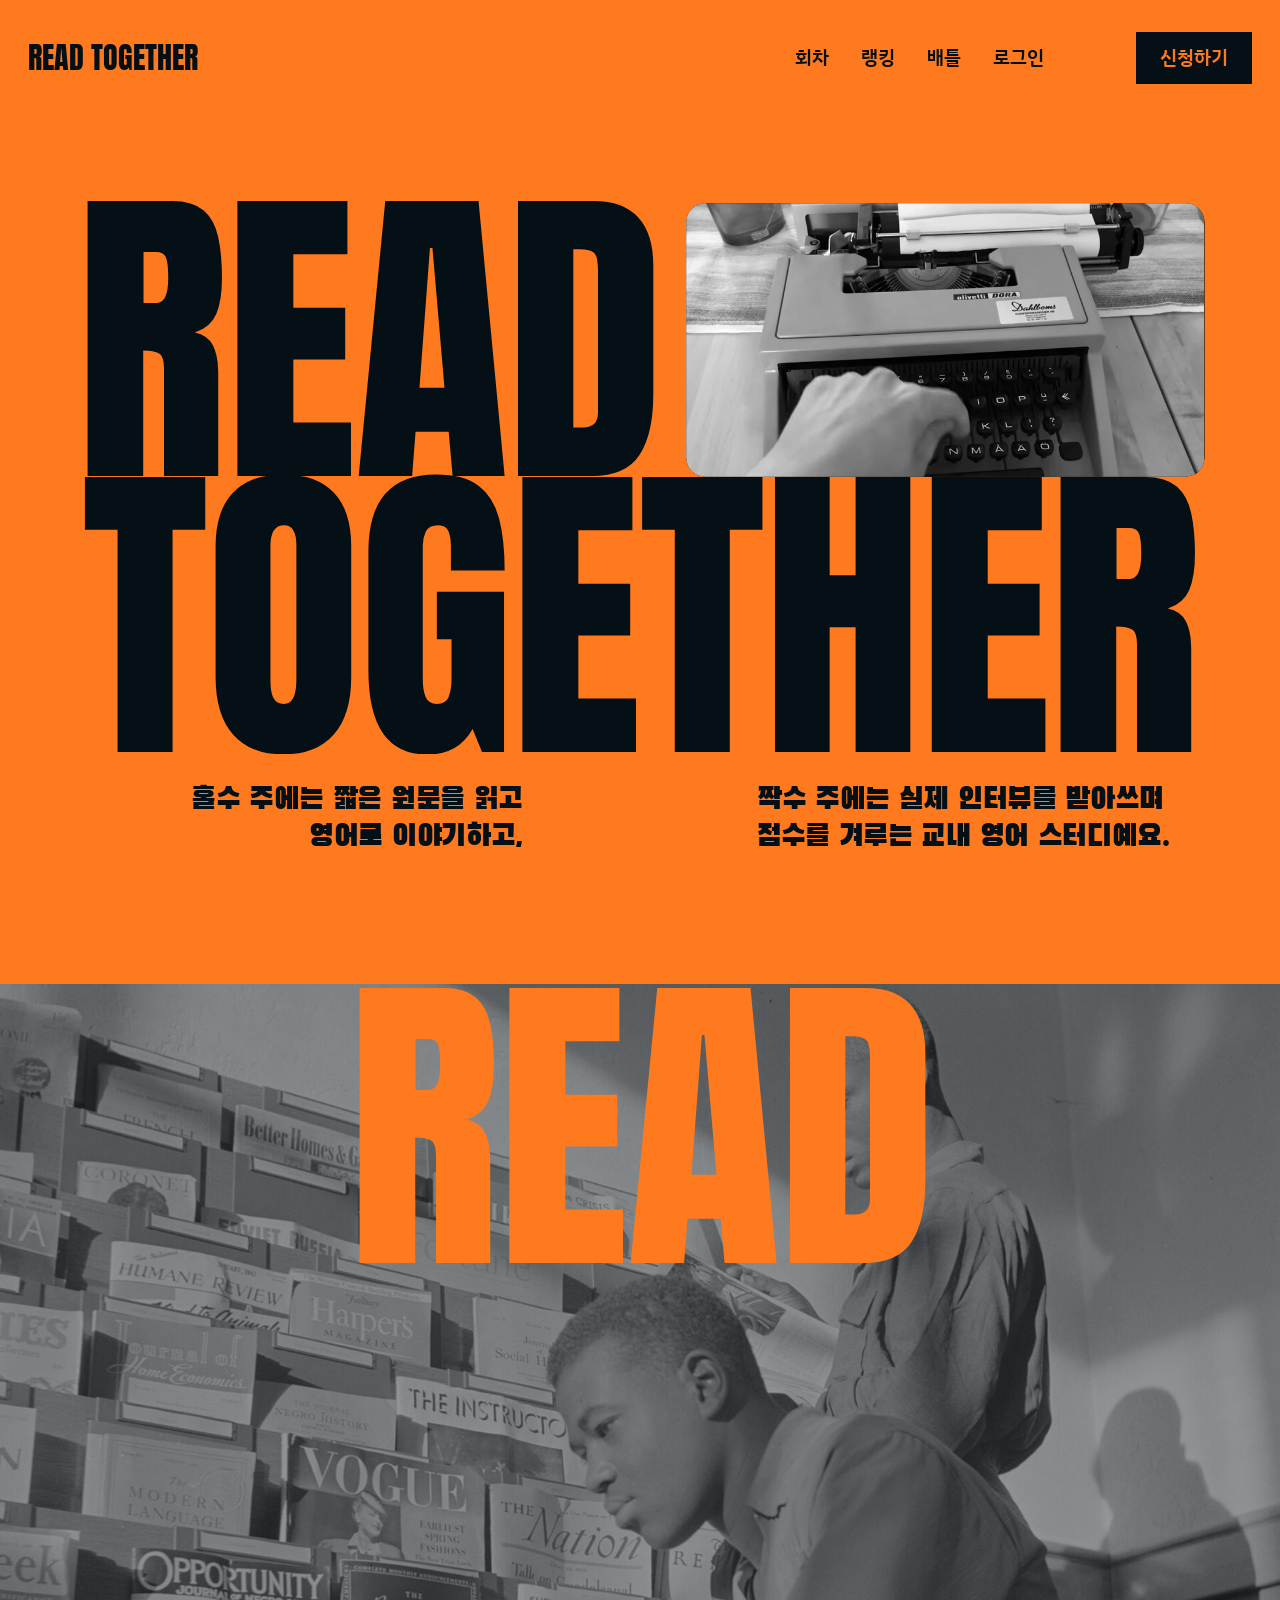
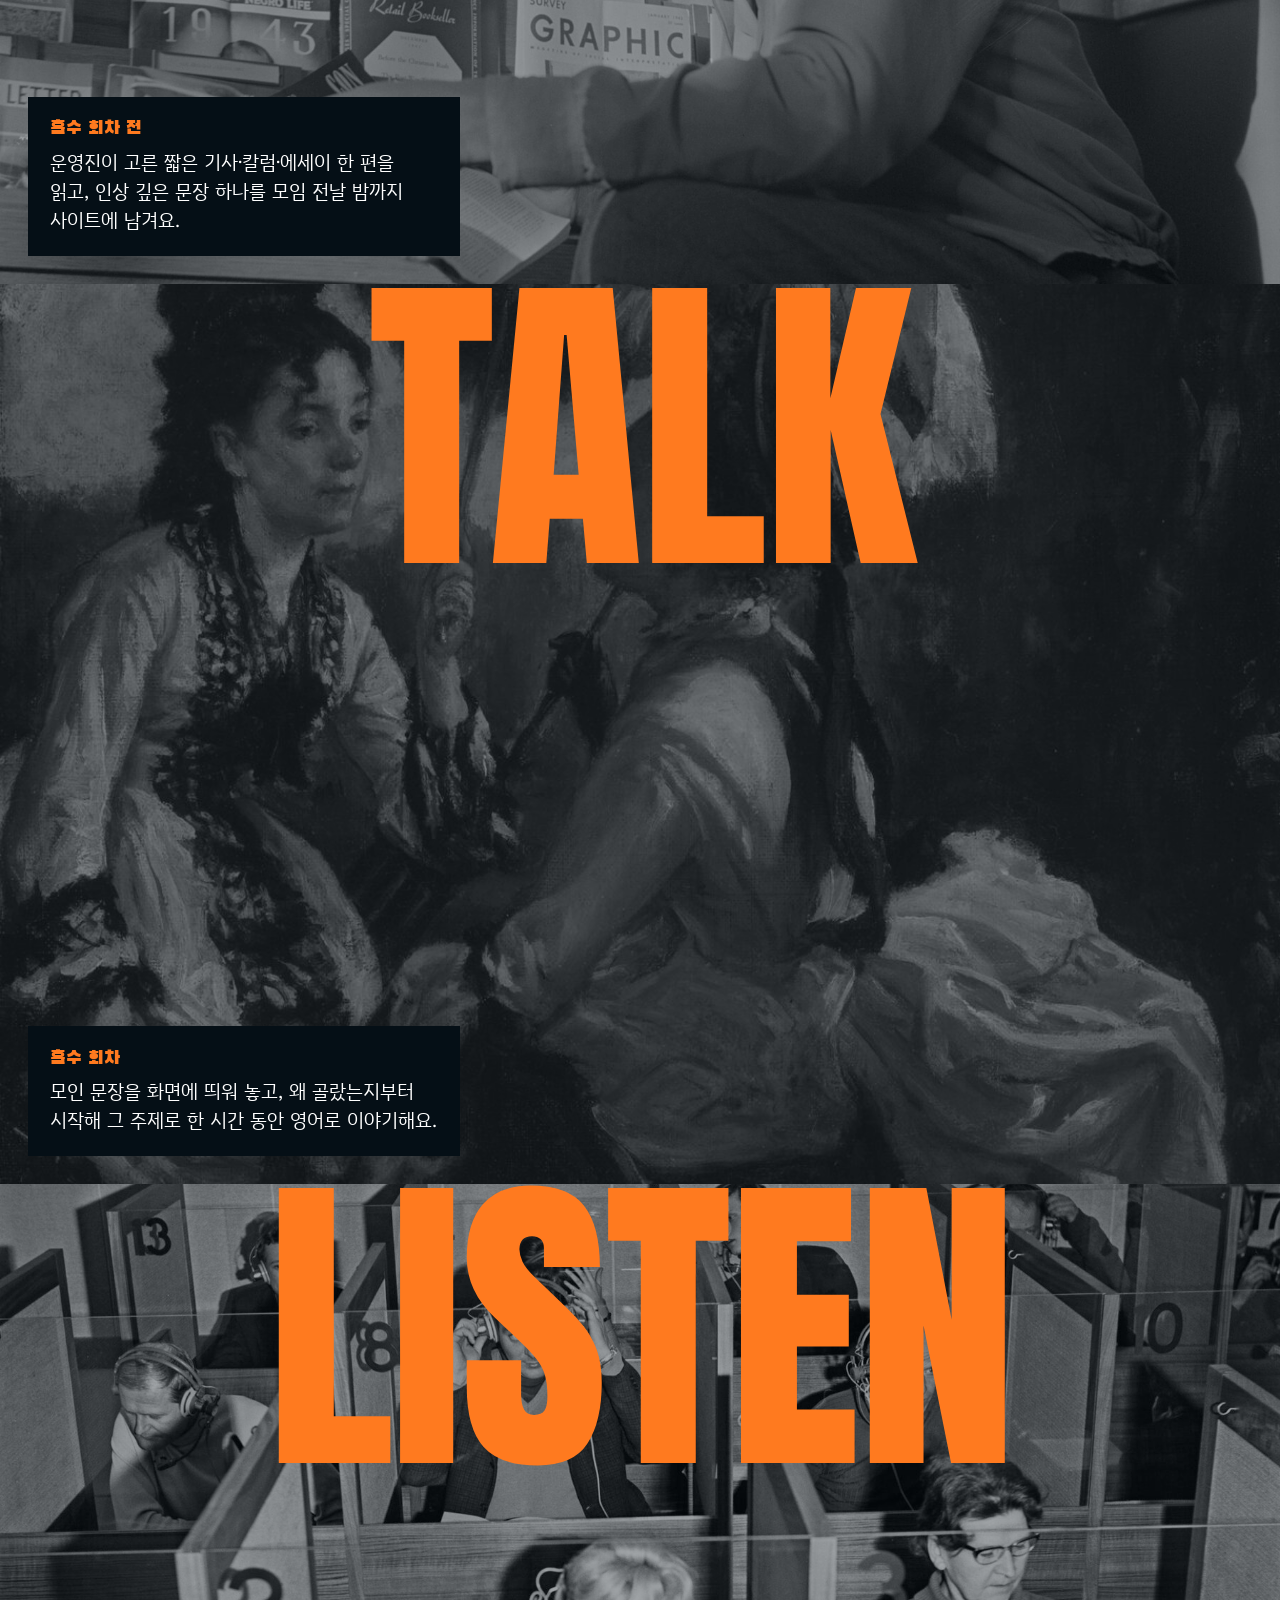
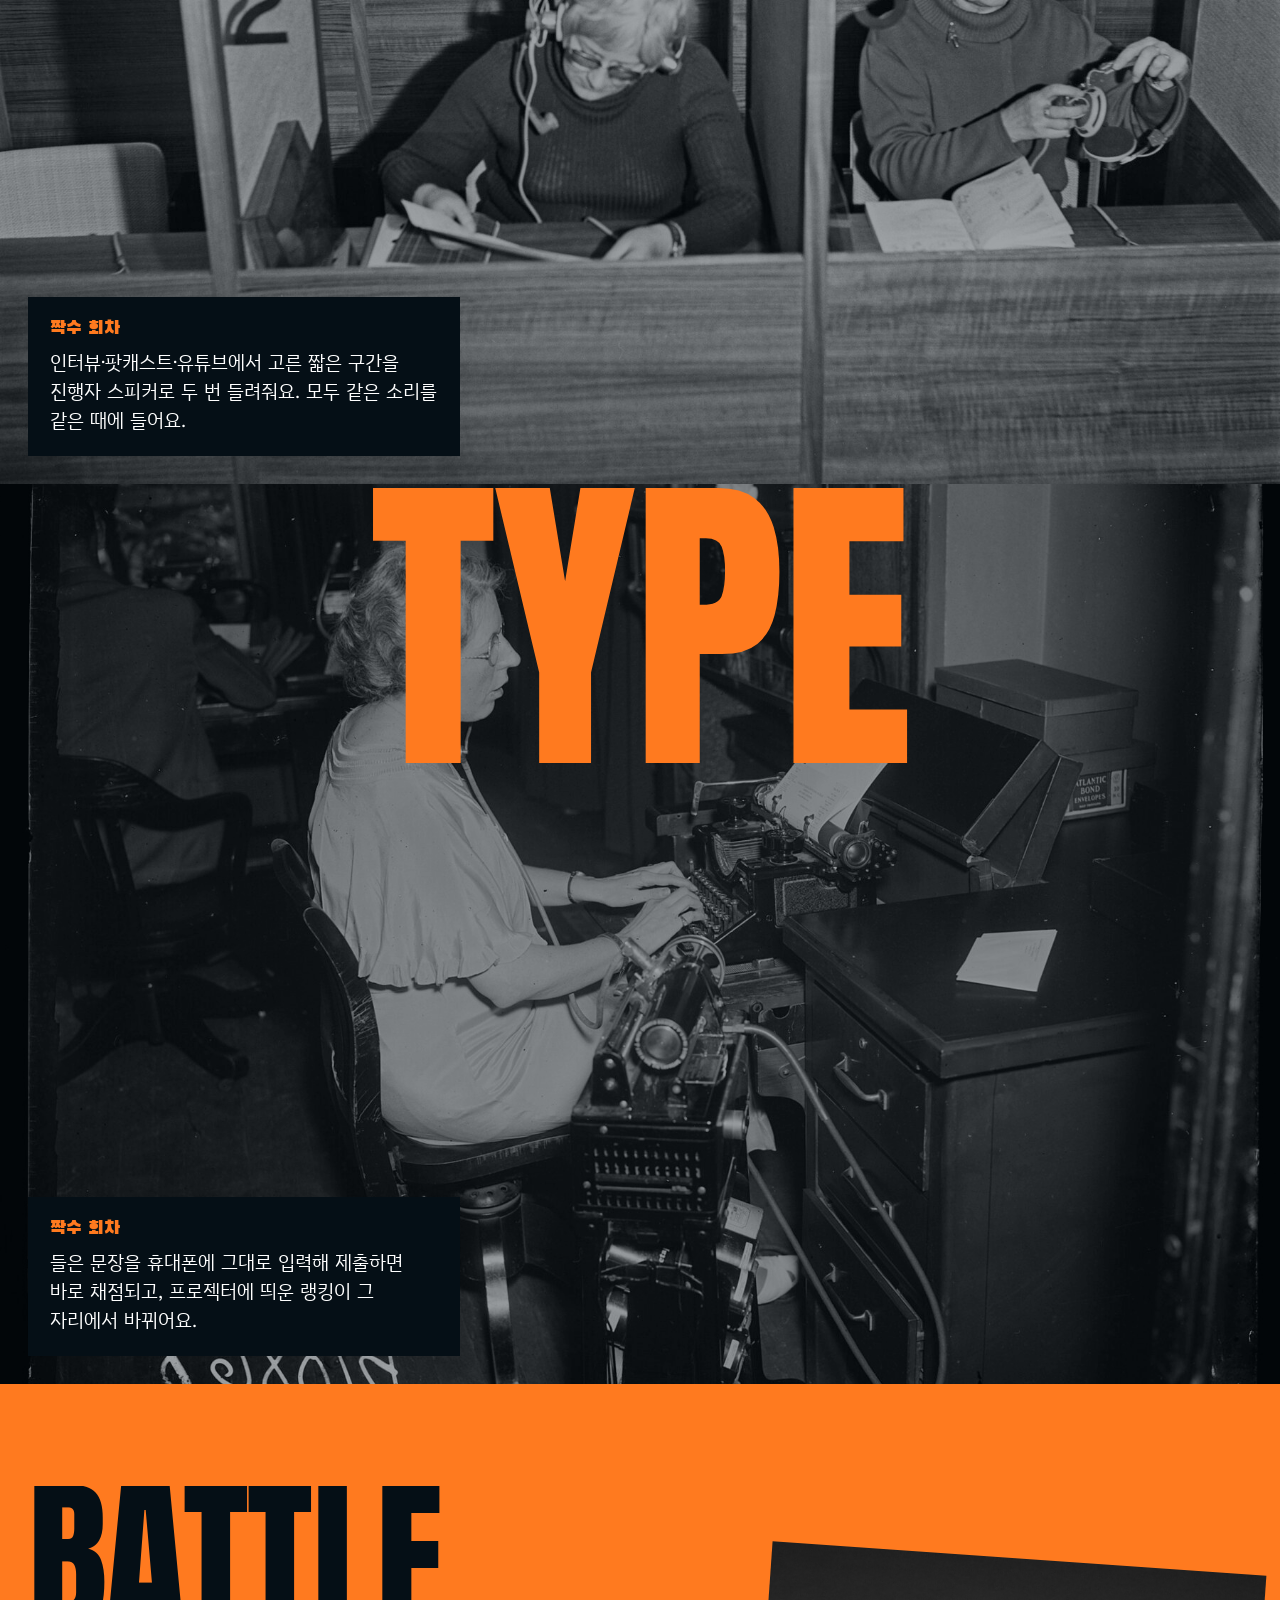
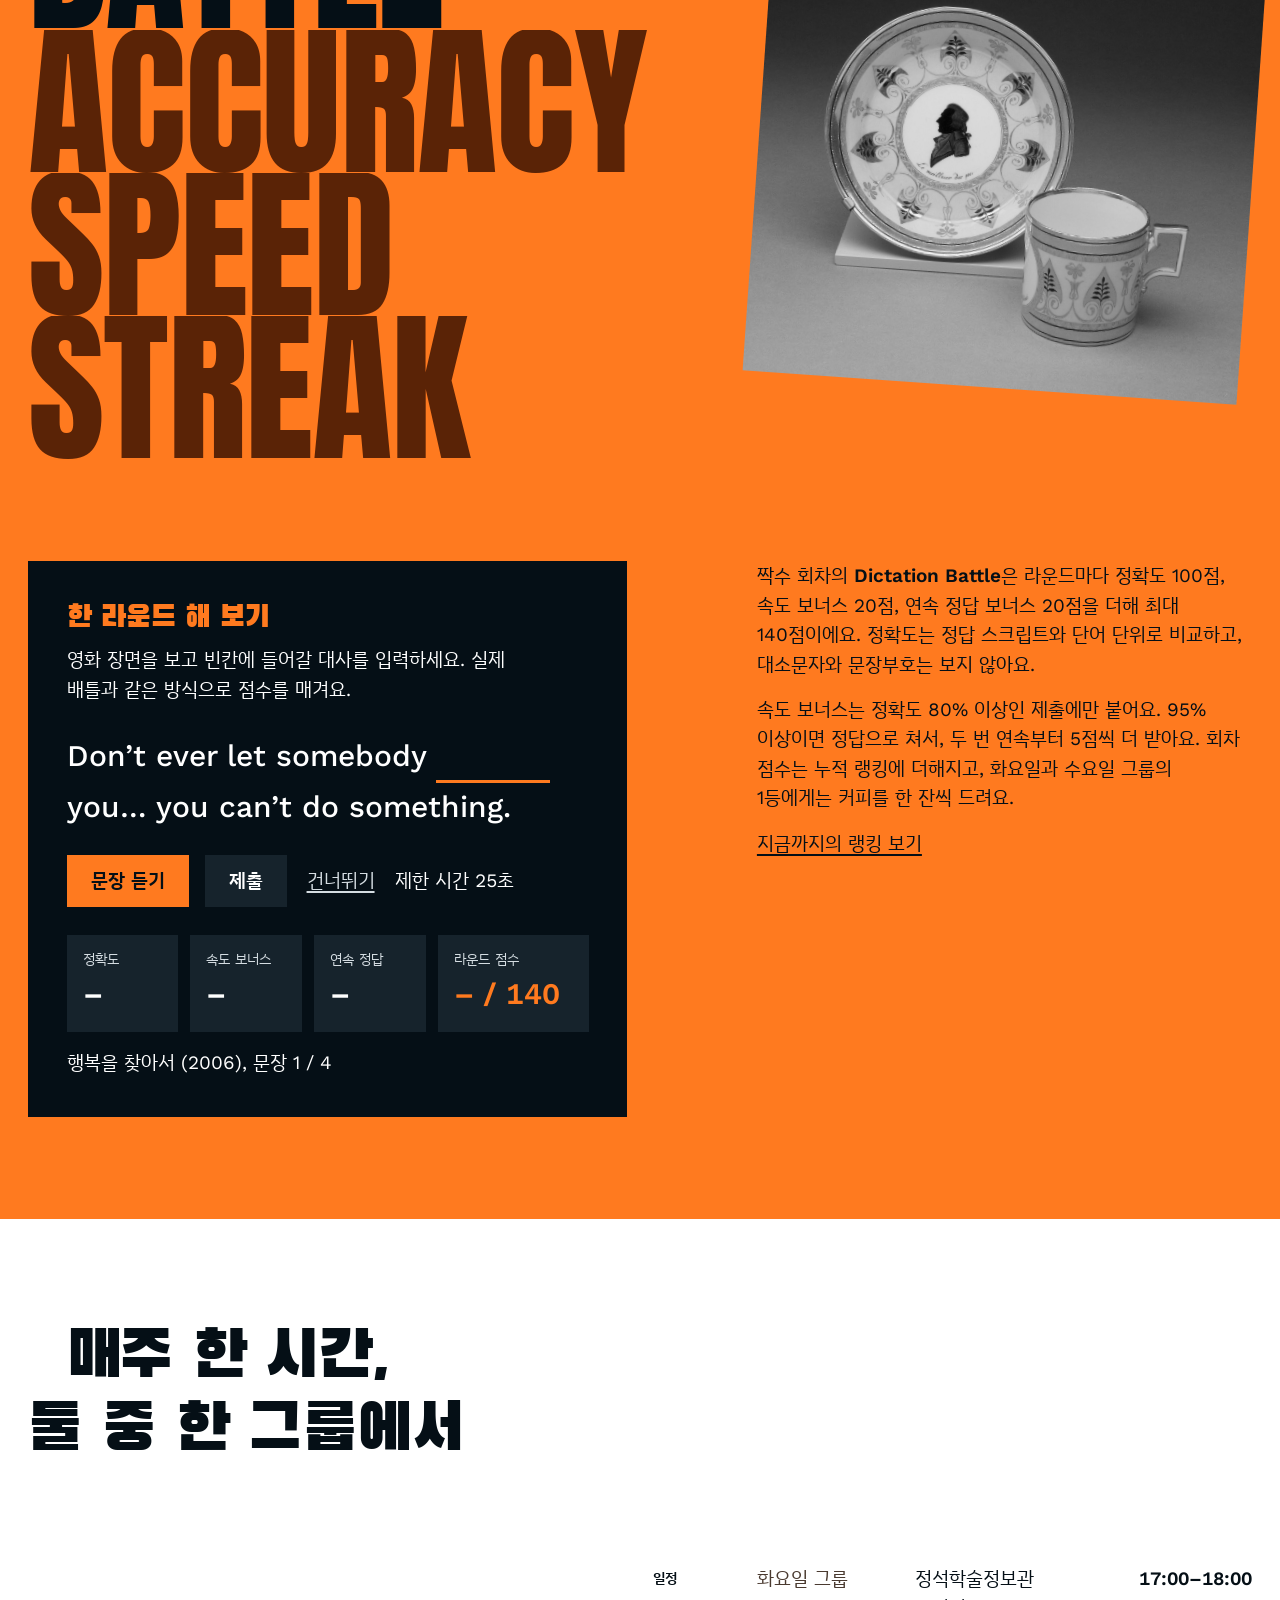
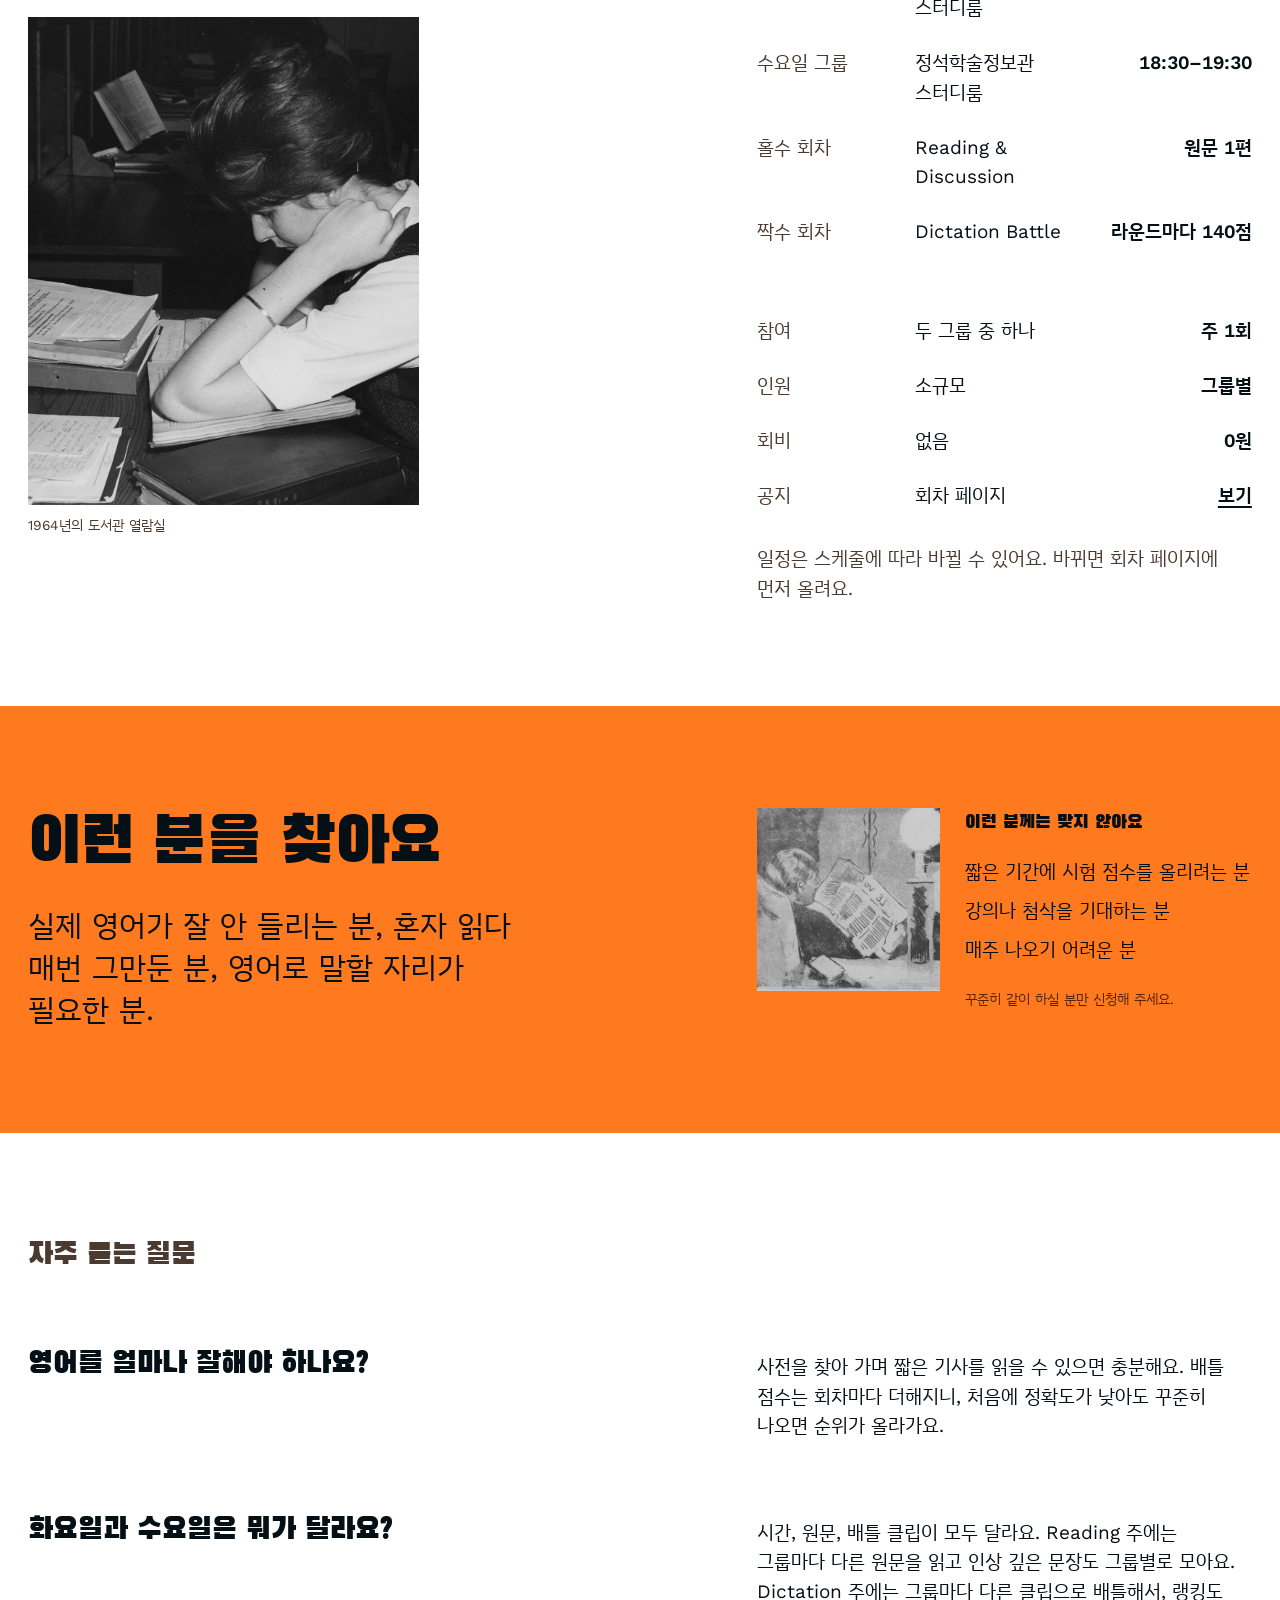
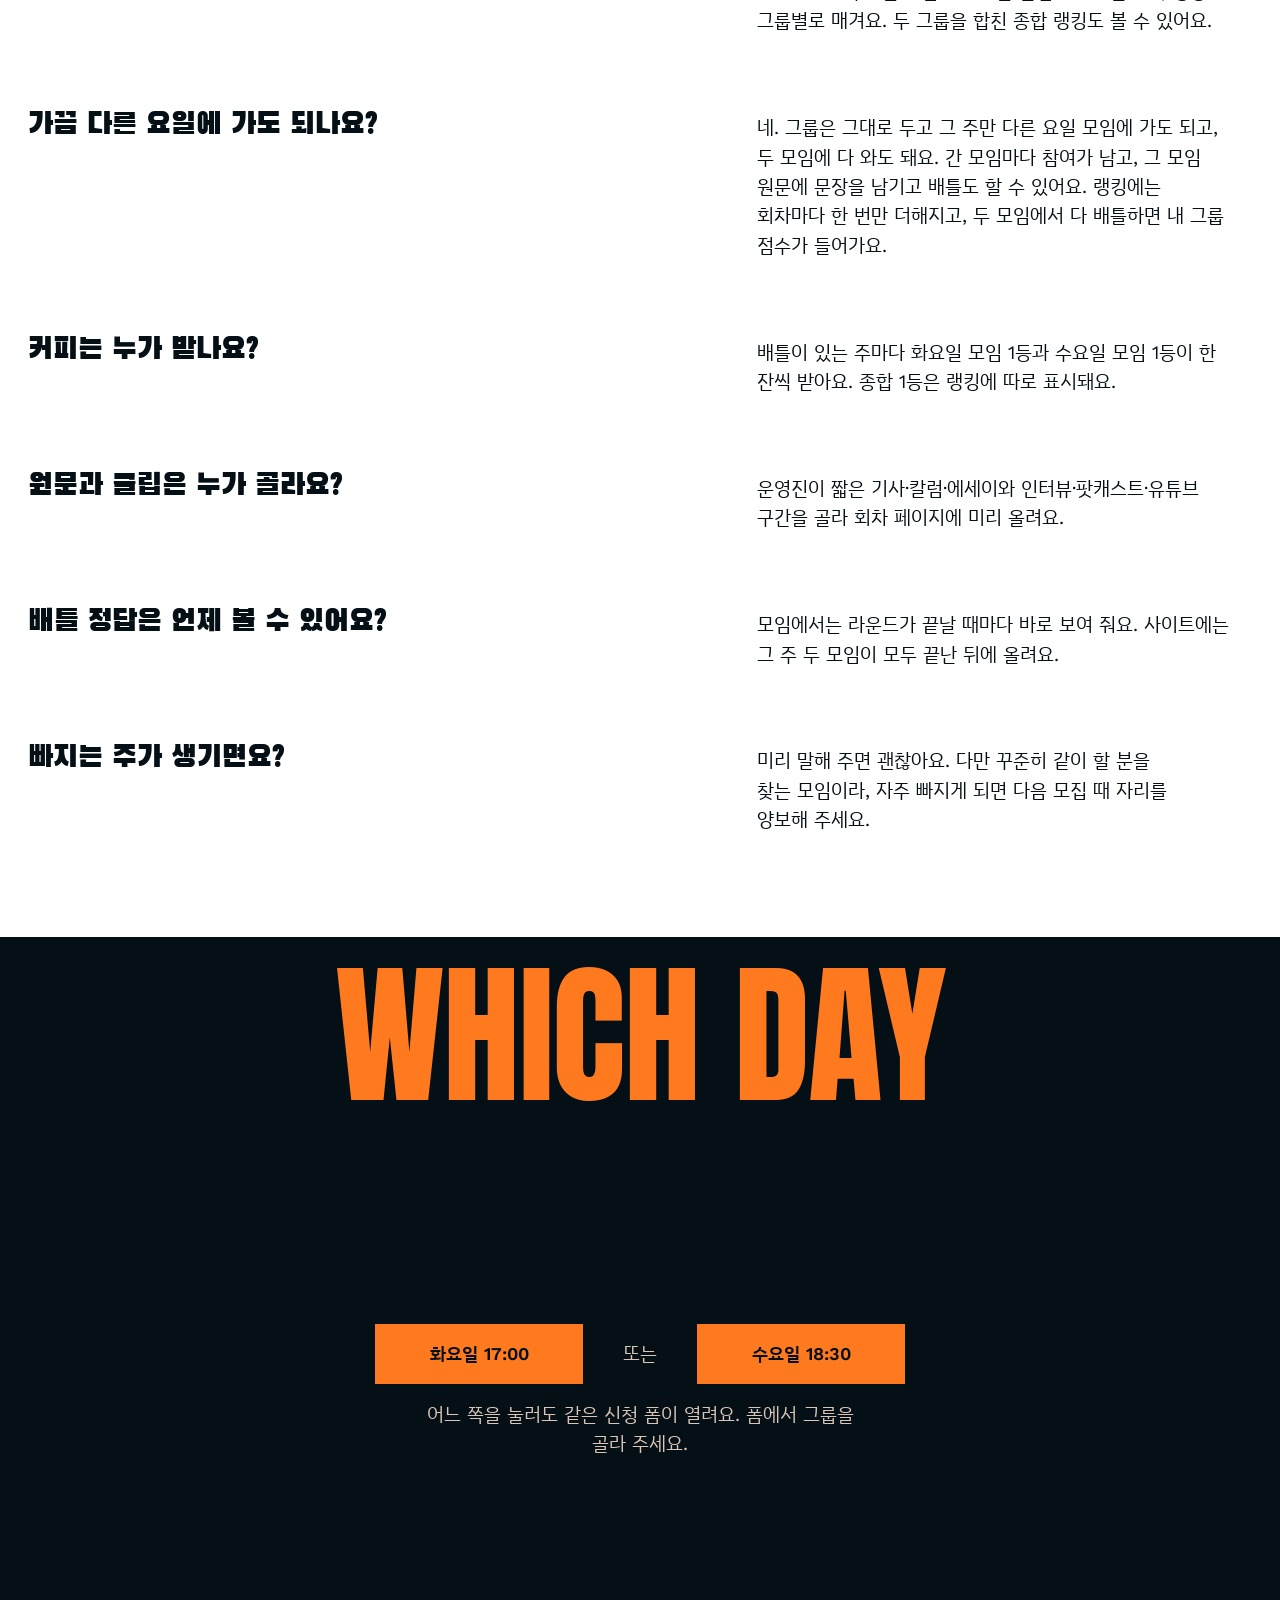
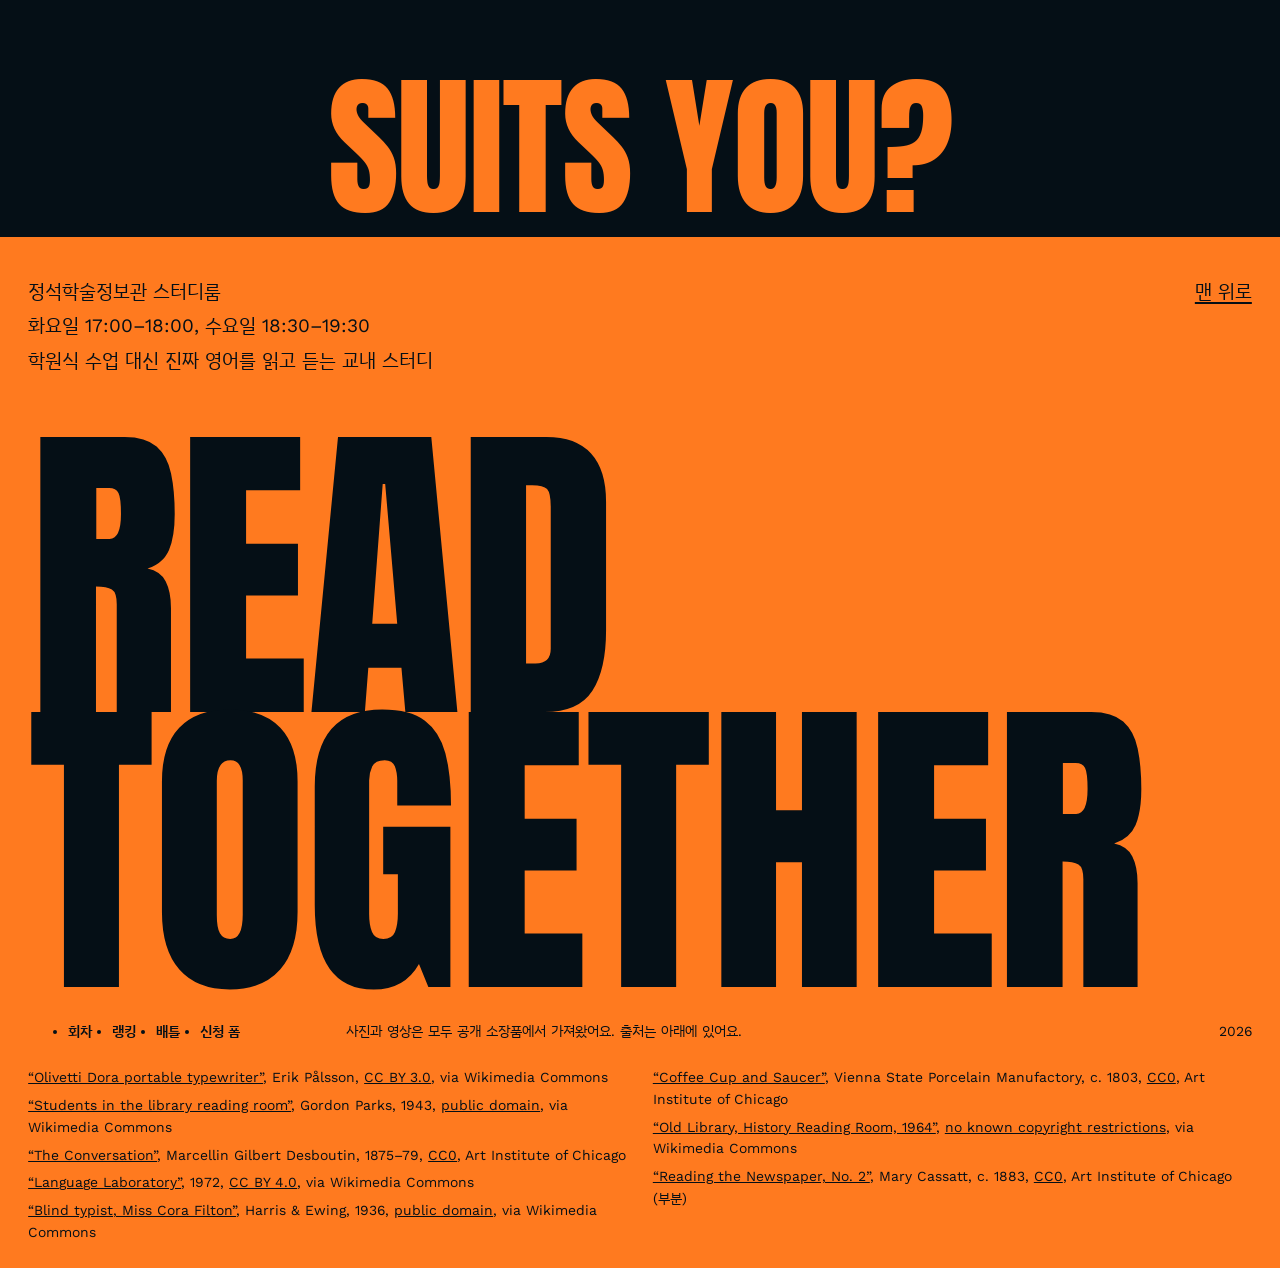
<file: index.html>
<!doctype html>
<html lang="ko">
<head>
<meta charset="utf-8">
<meta name="viewport" content="width=device-width, initial-scale=1">
<link rel="icon" href="/favicon.ico" sizes="16x16 32x32 48x48">
<link rel="apple-touch-icon" href="/apple-touch-icon.png">
<title>Read Together — 진짜 영어를 읽고 듣는 교내 영어 스터디</title>
<meta name="description" content="홀수 주에는 짧은 원문을 읽고 영어로 이야기하고, 짝수 주에는 실제 인터뷰를 받아쓰며 점수를 겨루는 교내 영어 스터디. 주 1회 1시간, 회비 없음.">
<script>document.documentElement.classList.add('js')</script>
<link rel="preconnect" href="https://fonts.googleapis.com">
<link rel="preconnect" href="https://fonts.gstatic.com" crossorigin>
<link href="https://fonts.googleapis.com/css2?family=Anton&family=Black+Han+Sans&family=Work+Sans:wght@400;500;600&family=IBM+Plex+Sans+KR:wght@400;500;600;700&display=swap" rel="stylesheet">
<link rel="stylesheet" href="css/site.css">
</head>
<body>

<header class="site-head">
  <a class="wordmark" href="/">Read Together</a>
  <nav class="nav-wide" aria-label="주 메뉴">
    <ul class="nav-list">
      <li><a href="/sessions">회차</a></li>
      <li><a href="/ranking">랭킹</a></li>
      <li><a href="/battle">배틀</a></li>
      <li><a href="/me#login" data-account-link>로그인</a></li>
    </ul>
  </nav>
  <a class="button" href="https://docs.google.com/forms/d/e/1FAIpQLSeUK2l8nBtd7qEa8zQUbEIgW0TBEwaIMR9y7j-i5d9013xdkg/viewform?usp=header">신청하기</a>
  <details class="nav-phone">
    <summary>메뉴</summary>
    <ul class="nav-list">
      <li><a href="/sessions">회차</a></li>
      <li><a href="/ranking">랭킹</a></li>
      <li><a href="/battle">배틀</a></li>
      <li><a href="/me#login" data-account-link>로그인</a></li>
      <li><a href="https://docs.google.com/forms/d/e/1FAIpQLSeUK2l8nBtd7qEa8zQUbEIgW0TBEwaIMR9y7j-i5d9013xdkg/viewform?usp=header">신청하기</a></li>
    </ul>
  </details>
</header>

<main>
  <section class="hero" aria-labelledby="title">
    <div class="hero-body">
      <h1 id="title" class="en" aria-label="Read Together">
        <span class="mask" aria-hidden="true"><span class="row" data-line style="--i:0">Read <span class="slot"><video autoplay muted loop playsinline preload="metadata" poster="assets/olivetti-dora-portable-typewriter-poster.jpg" width="854" height="480"><source src="assets/olivetti-dora-portable-typewriter.webm" type="video/webm"></video></span></span></span>
        <span class="mask" aria-hidden="true"><span class="row" data-line style="--i:1">Together</span></span>
      </h1>
      <p class="hero-line">
        <span data-rise style="--i:0">홀수 주에는 짧은 원문을 읽고 영어로 이야기하고,</span>
        <span data-rise style="--i:2">짝수 주에는 실제 인터뷰를 받아쓰며 점수를 겨루는 교내 영어 스터디예요.</span>
      </p>
    </div>
    <figure class="hero-figure">
      <img class="photo" src="assets/language-laboratory.jpg" width="1800" height="1780" alt="1972년 어학실. 칸막이 자리마다 헤드폰을 쓴 사람들이 녹음을 듣고 있다.">
    </figure>
    <div class="hero-action">
      <a class="button" href="https://docs.google.com/forms/d/e/1FAIpQLSeUK2l8nBtd7qEa8zQUbEIgW0TBEwaIMR9y7j-i5d9013xdkg/viewform?usp=header">신청하기</a>
    </div>
  </section>

  <section class="verb" aria-labelledby="verb-read">
    <img class="photo" src="assets/daytona-beach-florida-bethune-cookman-college-students.jpg" width="1800" height="1768" alt="1943년 대학 도서관 열람실. 학생이 잡지 진열대 앞에 앉아 잡지를 읽고 있다." loading="lazy" decoding="async" style="object-position: 40% 55%">
    <div class="verb-track"><h2 id="verb-read" class="en" lang="en"><span>Read</span></h2></div>
    <p class="verb-note"><b>홀수 회차 전</b>운영진이 고른 짧은 기사·칼럼·에세이 한 편을 읽고, 인상 깊은 문장 하나를 모임 전날 밤까지 사이트에 남겨요.</p>
  </section>

  <section class="verb" aria-labelledby="verb-talk">
    <img class="photo" src="assets/the-conversation.jpg" width="1217" height="1800" alt="마르슬랭 데부탱의 그림 「대화」. 양산을 든 두 사람이 마주 앉아 이야기하고 있다." loading="lazy" decoding="async" style="object-position: 50% 28%">
    <div class="verb-track"><h2 id="verb-talk" class="en" lang="en"><span>Talk</span></h2></div>
    <p class="verb-note"><b>홀수 회차</b>모인 문장을 화면에 띄워 놓고, 왜 골랐는지부터 시작해 그 주제로 한 시간 동안 영어로 이야기해요.</p>
  </section>

  <section class="verb" aria-labelledby="verb-listen">
    <img class="photo" src="assets/language-laboratory.jpg" width="1800" height="1780" alt="1972년 어학실. 칸막이 자리마다 헤드폰을 쓴 사람들이 녹음을 듣고 있다." loading="lazy" decoding="async" style="object-position: 50% 40%">
    <div class="verb-track"><h2 id="verb-listen" class="en" lang="en"><span>Listen</span></h2></div>
    <p class="verb-note"><b>짝수 회차</b>인터뷰·팟캐스트·유튜브에서 고른 짧은 구간을 진행자 스피커로 두 번 들려줘요. 모두 같은 소리를 같은 때에 들어요.</p>
  </section>

  <section class="verb" aria-labelledby="verb-type">
    <img class="photo" src="assets/blind-typist-miss-cora-filton-lccn2016878328.jpg" width="1800" height="1406" alt="1936년, 헤드폰을 쓴 타자수가 녹음을 들으며 타자기를 치고 있다." loading="lazy" decoding="async" style="object-position: 40% 45%">
    <div class="verb-track"><h2 id="verb-type" class="en" lang="en"><span>Type</span></h2></div>
    <p class="verb-note"><b>짝수 회차</b>들은 문장을 휴대폰에 그대로 입력해 제출하면 바로 채점되고, 프로젝터에 띄운 랭킹이 그 자리에서 바뀌어요.</p>
  </section>

  <section class="battle" aria-labelledby="battle-title">
    <div class="battle-top grid wrap">
      <div class="battle-stack en" lang="en" data-lines>
        <h2 id="battle-title"><span class="mask"><span data-line style="--i:0">Battle</span></span></h2>
        <p class="tone" aria-hidden="true"><span class="mask"><span data-line style="--i:1">Accuracy</span></span></p>
        <p class="tone" aria-hidden="true"><span class="mask"><span data-line style="--i:2">Speed</span></span></p>
        <p class="tone" aria-hidden="true"><span class="mask"><span data-line style="--i:3">Streak</span></span></p>
      </div>
      <figure class="battle-object" data-reveal style="--i:2">
        <img class="photo" src="assets/coffee-cup-and-saucer.jpg" width="1800" height="1563" alt="그룹 1등이 받는 커피를 떠올리게 하는 1803년 빈 도자기 커피잔과 받침 접시." loading="lazy" decoding="async">
      </figure>
    </div>
    <div class="battle-body grid wrap">
      <div class="round" data-ui id="round" data-reveal style="--i:0">
        <h3>한 라운드 해 보기</h3>
        <p class="round-intro">영화 장면을 보고 빈칸에 들어갈 대사를 입력하세요. 실제 배틀과 같은 방식으로 점수를 매겨요.</p>
        <div class="round-screen" id="round-screen"><div id="round-player"></div></div>
        <p class="round-sentence" lang="en" id="round-sentence">Don’t ever let somebody <input id="round-input" type="text" autocomplete="off" autocapitalize="off" spellcheck="false" aria-label="빈칸에 들어갈 말" inputmode="text"> you… you can’t do something.</p>
        <div class="round-controls">
          <button type="button" class="button" id="round-play">문장 듣기</button>
          <button type="button" class="button ghost" id="round-submit">제출</button>
          <button type="button" class="link round-skip" id="round-skip">건너뛰기</button>
          <span class="round-timer" id="round-timer" aria-live="off">제한 시간 20초</span>
        </div>
        <dl class="round-result" id="round-result">
          <div><dt>정확도</dt><dd id="r-acc">–</dd></div>
          <div><dt>속도 보너스</dt><dd id="r-speed">–</dd></div>
          <div><dt>연속 정답</dt><dd id="r-streak">–</dd></div>
          <div class="total"><dt>라운드 점수</dt><dd id="r-total">– / 140</dd></div>
        </dl>
        <p class="round-status" id="round-status" aria-live="polite">행복을 찾아서 (2006), 문장 1 / 4</p>
        <noscript><p class="round-status">정답은 “tell”이에요. 스크립트를 켜면 영화 장면을 보며 직접 해 볼 수 있어요.</p></noscript>
      </div>
      <div class="battle-facts" data-reveal style="--i:2">
        <p>짝수 회차의 <strong>Dictation Battle</strong>은 라운드마다 정확도 100점, 속도 보너스 20점, 연속 정답 보너스 20점을 더해 최대 140점이에요. 정확도는 정답 스크립트와 단어 단위로 비교하고, 대소문자와 문장부호는 보지 않아요.</p>
        <p>속도 보너스는 정확도 80% 이상인 제출에만 붙어요. 95% 이상이면 정답으로 쳐서, 두 번 연속부터 5점씩 더 받아요. 회차 점수는 누적 랭킹에 더해지고, 화요일과 수요일 그룹의 1등에게는 커피를 한 잔씩 드려요.</p>
        <p><a class="link" href="/ranking">지금까지의 랭킹 보기</a></p>
      </div>
    </div>
  </section>

  <section class="when" aria-labelledby="when-title">
    <div class="grid wrap">
      <h2 id="when-title" data-reveal><span>매주 한 시간,</span><span>둘 중 한 그룹에서</span></h2>
    </div>
    <div class="when-body grid wrap">
      <figure class="when-figure" data-reveal style="--i:1">
        <img class="photo" src="assets/old-library-history-reading-room-1964-3925726829.jpg" width="1800" height="1349" alt="1964년 대학 도서관 열람실. 학생이 쌓인 인쇄물에 기대 글을 읽고 있다." loading="lazy" decoding="async">
        <figcaption>1964년의 도서관 열람실</figcaption>
      </figure>
      <p class="when-name">일정</p>
      <table class="when-table" data-reveal-group>
        <caption class="sr-only">모임 일정과 운영 방식</caption>
        <tbody>
          <tr style="--i:1"><th scope="row">화요일 그룹</th><td>정석학술정보관 스터디룸</td><td>17:00–18:00</td></tr>
          <tr style="--i:2"><th scope="row">수요일 그룹</th><td>정석학술정보관 스터디룸</td><td>18:30–19:30</td></tr>
          <tr style="--i:3"><th scope="row">홀수 회차</th><td>Reading &amp; Discussion</td><td>원문 1편</td></tr>
          <tr style="--i:4"><th scope="row">짝수 회차</th><td>Dictation Battle</td><td>라운드마다 140점</td></tr>
          <tr class="gap" style="--i:5"><th scope="row">참여</th><td>두 그룹 중 하나</td><td>주 1회</td></tr>
          <tr style="--i:6"><th scope="row">인원</th><td>소규모</td><td>그룹별</td></tr>
          <tr style="--i:7"><th scope="row">회비</th><td>없음</td><td>0원</td></tr>
          <tr style="--i:8"><th scope="row">공지</th><td>회차 페이지</td><td><a class="link" href="/sessions">보기</a></td></tr>
        </tbody>
      </table>
      <p class="when-note">일정은 스케줄에 따라 바뀔 수 있어요. 바뀌면 회차 페이지에 먼저 올려요.</p>
    </div>
  </section>

  <section class="fit" aria-labelledby="fit-title">
    <div class="grid wrap">
      <div class="fit-says" data-reveal>
        <h2 id="fit-title">이런 분을 찾아요</h2>
        <p>실제 영어가 잘 안 들리는 분, 혼자 읽다 매번 그만둔 분, 영어로 말할 자리가 필요한 분.</p>
      </div>
      <img data-reveal style="--i:1" class="fit-portrait photo" src="assets/reader-square.jpg" width="800" height="800" alt="메리 커샛의 판화 「신문 읽기」 일부. 안락의자에 앉은 사람이 등불 옆에서 신문을 펼쳐 읽고 있다." loading="lazy" decoding="async">
      <div class="fit-not" data-reveal style="--i:2">
        <h3>이런 분께는 맞지 않아요</h3>
        <ul class="fit-list">
          <li>짧은 기간에 시험 점수를 올리려는 분</li>
          <li>강의나 첨삭을 기대하는 분</li>
          <li>매주 나오기 어려운 분</li>
        </ul>
        <p>꾸준히 같이 하실 분만 신청해 주세요.</p>
      </div>
    </div>
  </section>

  <section class="faq wrap" aria-labelledby="faq-title">
    <div class="faq-row grid" data-reveal><h2 id="faq-title">자주 묻는 질문</h2></div>
    <div class="faq-row grid" data-reveal>
      <h3>영어를 얼마나 잘해야 하나요?</h3>
      <p>사전을 찾아 가며 짧은 기사를 읽을 수 있으면 충분해요. 배틀 점수는 회차마다 더해지니, 처음에 정확도가 낮아도 꾸준히 나오면 순위가 올라가요.</p>
    </div>
    <div class="faq-row grid" data-reveal>
      <h3>화요일과 수요일은 뭐가 달라요?</h3>
      <p>시간, 원문, 배틀 클립이 모두 달라요. Reading 주에는 그룹마다 다른 원문을 읽고 인상 깊은 문장도 그룹별로 모아요. Dictation 주에는 그룹마다 다른 클립으로 배틀해서, 랭킹도 그룹별로 매겨요. 두 그룹을 합친 종합 랭킹도 볼 수 있어요.</p>
    </div>
    <div class="faq-row grid" data-reveal>
      <h3>가끔 다른 요일에 가도 되나요?</h3>
      <p>네. 그룹은 그대로 두고 그 주만 다른 요일 모임에 가도 되고, 두 모임에 다 와도 돼요. 간 모임마다 참여가 남고, 그 모임 원문에 문장을 남기고 배틀도 할 수 있어요. 랭킹에는 회차마다 한 번만 더해지고, 두 모임에서 다 배틀하면 내 그룹 점수가 들어가요.</p>
    </div>
    <div class="faq-row grid" data-reveal>
      <h3>커피는 누가 받나요?</h3>
      <p>배틀이 있는 주마다 화요일 모임 1등과 수요일 모임 1등이 한 잔씩 받아요. 종합 1등은 랭킹에 따로 표시돼요.</p>
    </div>
    <div class="faq-row grid" data-reveal>
      <h3>원문과 클립은 누가 골라요?</h3>
      <p>운영진이 짧은 기사·칼럼·에세이와 인터뷰·팟캐스트·유튜브 구간을 골라 회차 페이지에 미리 올려요.</p>
    </div>
    <div class="faq-row grid" data-reveal>
      <h3>배틀 정답은 언제 볼 수 있어요?</h3>
      <p>모임에서는 라운드가 끝날 때마다 바로 보여 줘요. 사이트에는 그 주 두 모임이 모두 끝난 뒤에 올려요.</p>
    </div>
    <div class="faq-row grid" data-reveal>
      <h3>빠지는 주가 생기면요?</h3>
      <p>미리 말해 주면 괜찮아요. 다만 꾸준히 같이 할 분을 찾는 모임이라, 자주 빠지게 되면 다음 모집 때 자리를 양보해 주세요.</p>
    </div>
  </section>

  <section class="pick" aria-labelledby="pick-title">
    <h2 id="pick-title" class="en" lang="en" aria-label="Which day suits you?">Which day</h2>
    <div class="pick-choice" data-reveal>
      <div class="pick-buttons">
        <a class="button" href="https://docs.google.com/forms/d/e/1FAIpQLSeUK2l8nBtd7qEa8zQUbEIgW0TBEwaIMR9y7j-i5d9013xdkg/viewform?usp=header">화요일 17:00</a>
        <span class="pick-or">또는</span>
        <a class="button" href="https://docs.google.com/forms/d/e/1FAIpQLSeUK2l8nBtd7qEa8zQUbEIgW0TBEwaIMR9y7j-i5d9013xdkg/viewform?usp=header">수요일 18:30</a>
      </div>
      <p class="pick-note">어느 쪽을 눌러도 같은 신청 폼이 열려요. 폼에서 그룹을 골라 주세요.</p>
    </div>
    <p class="pick-tail en" lang="en" aria-hidden="true">Suits you?</p>
  </section>
</main>

<footer class="foot">
  <div class="foot-top">
    <div class="foot-notes">
      <p>정석학술정보관 스터디룸</p>
      <p>화요일 17:00–18:00, 수요일 18:30–19:30</p>
      <p>학원식 수업 대신 진짜 영어를 읽고 듣는 교내 스터디</p>
    </div>
    <a class="link" href="#title">맨 위로</a>
  </div>
  <p class="foot-name en" aria-hidden="true"><span>Read</span><span>Together</span></p>
  <div class="foot-meta">
    <ul>
      <li><a href="/sessions">회차</a></li>
      <li><a href="/ranking">랭킹</a></li>
      <li><a href="/battle">배틀</a></li>
      <li><a href="https://docs.google.com/forms/d/e/1FAIpQLSeUK2l8nBtd7qEa8zQUbEIgW0TBEwaIMR9y7j-i5d9013xdkg/viewform?usp=header">신청 폼</a></li>
    </ul>
    <p class="credits">사진과 영상은 모두 공개 소장품에서 가져왔어요. 출처는 아래에 있어요.</p>
    <p class="year">2026</p>
  </div>
  <ul class="credits-list">
    <li><a href="https://commons.wikimedia.org/wiki/File:Olivetti_Dora_portable_typewriter.webm">“Olivetti Dora portable typewriter”</a>, Erik Pålsson, <a href="https://creativecommons.org/licenses/by/3.0">CC BY 3.0</a>, via Wikimedia Commons</li>
    <li><a href="https://commons.wikimedia.org/wiki/File:Daytona_Beach,_Florida._Bethune-Cookman_College._Students_in_the_library_reading_room_LCCN2017843202.jpg">“Students in the library reading room”</a>, Gordon Parks, 1943, <a href="https://creativecommons.org/publicdomain/mark/1.0/">public domain</a>, via Wikimedia Commons</li>
    <li><a href="https://www.artic.edu/artworks/21165">“The Conversation”</a>, Marcellin Gilbert Desboutin, 1875–79, <a href="https://creativecommons.org/publicdomain/zero/1.0/">CC0</a>, Art Institute of Chicago</li>
    <li><a href="https://commons.wikimedia.org/wiki/File:Language_Laboratory_1972_(JOKABBL3B_C14-1).tif">“Language Laboratory”</a>, 1972, <a href="https://creativecommons.org/licenses/by/4.0">CC BY 4.0</a>, via Wikimedia Commons</li>
    <li><a href="https://commons.wikimedia.org/wiki/File:Blind_typist,_Miss_Cora_Filton_LCCN2016878328.jpg">“Blind typist, Miss Cora Filton”</a>, Harris &amp; Ewing, 1936, <a href="https://creativecommons.org/publicdomain/mark/1.0/">public domain</a>, via Wikimedia Commons</li>
    <li><a href="https://www.artic.edu/artworks/76621">“Coffee Cup and Saucer”</a>, Vienna State Porcelain Manufactory, c. 1803, <a href="https://creativecommons.org/publicdomain/zero/1.0/">CC0</a>, Art Institute of Chicago</li>
    <li><a href="https://commons.wikimedia.org/wiki/File:Old_Library,_History_Reading_Room,_1964_(3925726829).jpg">“Old Library, History Reading Room, 1964”</a>, <a href="https://www.flickr.com/commons/usage/">no known copyright restrictions</a>, via Wikimedia Commons</li>
    <li><a href="https://www.artic.edu/artworks/24387">“Reading the Newspaper, No. 2”</a>, Mary Cassatt, c. 1883, <a href="https://creativecommons.org/publicdomain/zero/1.0/">CC0</a>, Art Institute of Chicago (부분)</li>
  </ul>
</footer>

<script src="js/site.js" defer></script>
</body>
</html>
</file>
<file: css/site.css>
/* Read Together — 1안 (design-taste-frontend, direction "The sentence is the layout", seed 472150810) */

:root {
  --bg: #ff7a1f;
  --surface: #ff8633;
  --ink: #050f16;
  --muted: #5a2306;
  --accent: #050f16;
  --accent-ink: #ff7a1f;
  --paper: #ffffff;
  --paper-ink: #050f16;
  --paper-muted: #4a3a30;

  --font-display: "Anton", "Black Han Sans", "IBM Plex Sans KR", sans-serif;
  --font-kr-display: "Black Han Sans", "IBM Plex Sans KR", sans-serif;
  --font-text: "Work Sans", "IBM Plex Sans KR", system-ui, sans-serif;

  --step-small: clamp(0.8125rem, 0.79rem + 0.1vw, 0.875rem);
  --step-body: clamp(1.0625rem, 1rem + 0.25vw, 1.1875rem);
  --step-lead: clamp(1.375rem, 1.1rem + 1vw, 1.875rem);
  --step-head: clamp(2.25rem, 1.2rem + 3.6vw, 4.25rem);
  --step-display: 25vw;

  --margin: clamp(1.25rem, 2.2vw, 2rem);
  --gutter: clamp(1rem, 2vw, 2rem);
  --section: clamp(4.5rem, 8vw, 7.5rem);
  --radius: 0px;

  --ease-out: cubic-bezier(0.22, 1, 0.36, 1);
  --ease-expo: cubic-bezier(0.16, 1, 0.3, 1);
  --ease-in-out: cubic-bezier(0.76, 0, 0.24, 1);
  --ease-soft: cubic-bezier(0.33, 1, 0.68, 1);
  --t-press: 140ms;
  --t-hover: 180ms;
  --t-ui: 240ms;
}

*, *::before, *::after { box-sizing: border-box; }
html { -webkit-text-size-adjust: 100%; text-size-adjust: 100%; }
body { margin: 0; background: var(--bg); color: var(--ink); font-family: var(--font-text); font-size: var(--step-body); line-height: 1.55; -webkit-font-smoothing: antialiased; word-break: keep-all; overflow-wrap: break-word; }
h1, h2, h3, p, figure, blockquote, ul, ol, dl, dd, table { margin: 0; }
ul[class], ol[class] { padding: 0; list-style: none; }
img, video { display: block; max-width: 100%; height: auto; }
button, input { font: inherit; color: inherit; }
button { background: none; border: 0; padding: 0; cursor: pointer; }
a { color: inherit; }
:focus-visible { outline: 3px solid var(--ink); outline-offset: 3px; }
::selection { background: var(--ink); color: var(--bg); }
p { text-wrap: pretty; }
h1, h2, h3 { text-wrap: balance; font-weight: 700; }
.sr-only { position: absolute; width: 1px; height: 1px; overflow: hidden; clip-path: inset(50%); white-space: nowrap; }
.en { font-family: var(--font-display); font-weight: 400; text-transform: uppercase; letter-spacing: -0.01em; line-height: 0.86; }

.wrap { padding-inline: var(--margin); }
.grid { display: grid; grid-template-columns: repeat(12, minmax(0, 1fr)); column-gap: var(--gutter); }

.photo { filter: grayscale(1); background: #3a3a3a; }
.button { display: inline-flex; align-items: center; justify-content: center; min-height: 3.25rem; padding: 0 1.5rem; background: var(--accent); color: var(--accent-ink); font-weight: 600; text-decoration: none; white-space: nowrap; border-radius: var(--radius); transition: transform var(--t-press) var(--ease-out), background-color var(--t-hover) ease, color var(--t-hover) ease; }
.button:active { transform: scale(0.97); }
.link { text-decoration: underline; text-underline-offset: 0.2em; text-decoration-thickness: 0.08em; text-decoration-color: currentColor; transition: text-underline-offset var(--t-ui) var(--ease-out); }
@media (hover: hover) and (pointer: fine) {
  .button:hover { background: #22313b; }
  .link:hover { text-underline-offset: 0.34em; }
}

/* ---------- header ---------- */
.site-head { position: relative; z-index: 3; display: flex; align-items: center; justify-content: space-between; gap: 1.5rem; padding: 1.5rem var(--margin) 0; }
.wordmark { font-family: var(--font-display); text-transform: uppercase; font-size: var(--step-lead); line-height: 1; text-decoration: none; }
.nav-wide { display: none; }
.nav-wide ul { display: flex; gap: 2rem; }
.nav-wide a { font-weight: 600; text-decoration: underline; text-decoration-color: transparent; text-underline-offset: 0.3em; text-decoration-thickness: 2px; transition: text-decoration-color var(--t-hover) ease; }
.nav-wide a:hover { text-decoration-color: currentColor; }
.nav-phone { position: relative; }
.nav-phone summary { list-style: none; cursor: pointer; font-weight: 600; min-height: 2.75rem; display: flex; align-items: center; }
.nav-phone summary::-webkit-details-marker { display: none; }
.nav-phone ul { position: absolute; right: 0; top: 100%; min-width: 12rem; padding: 1rem 1.25rem; background: var(--ink); color: var(--bg); display: grid; gap: 0.75rem; }
.nav-phone[open] ul { box-shadow: 0 18px 40px rgba(5, 15, 22, 0.3); } /* taste-skill-ignore: an open menu floats */
.nav-phone a { text-decoration: none; font-weight: 600; }
@media (min-width: 60em) {
  .site-head { display: grid; grid-template-columns: repeat(12, minmax(0, 1fr)); column-gap: var(--gutter); padding-top: 2rem; }
  .wordmark { grid-column: 1 / 5; }
  .nav-wide { display: block; grid-column: 7 / 11; justify-self: end; }
  .site-head .button { grid-column: 11 / 13; justify-self: end; }
  .nav-phone { display: none; }
}
@media (max-width: 59.99em) { .site-head > .button { display: none; } }

/* ---------- hero: the sentence is the layout ---------- */
.hero { position: relative; min-height: 100svh; display: flex; flex-direction: column; }
.hero-body { flex: 1; display: flex; flex-direction: column; justify-content: center; padding: 2rem var(--margin) 2.5rem; }
.hero h1 { font-size: min(var(--step-display), calc((100svh - 20.5rem) / 1.72)); text-align: center; }
.hero h1 .row { display: flex; justify-content: center; align-items: flex-end; gap: 0.08em; white-space: nowrap; }
.hero h1 .mask { display: block; overflow: hidden; padding-top: 0.06em; margin-top: -0.06em; }
.slot { display: inline-block; width: 1.62em; height: 0.855em; margin-bottom: 0.006em; overflow: hidden; background: var(--ink); border-radius: 0.06em; }
.slot video { width: 100%; height: 100%; object-fit: cover; object-position: 50% 72%; filter: grayscale(1) contrast(1.05); }
.hero-line { margin-top: 1.75rem; font-family: var(--font-kr-display); font-size: var(--step-lead); line-height: 1.25; letter-spacing: -0.01em; }
.hero-line span { display: block; }
.hero-figure { display: none; }
.hero-action { display: none; }
@media (min-width: 60em) {
  .hero-line { display: grid; grid-template-columns: repeat(12, minmax(0, 1fr)); column-gap: var(--gutter); }
  .hero-line span:first-child { grid-column: 1 / 6; text-align: right; }
  .hero-line span:last-child { grid-column: 8 / 13; max-width: 26ch; }
}
@media (max-width: 59.99em) {
  .hero-body { justify-content: flex-start; padding-top: 3.5rem; }
  .hero h1 { font-size: min(var(--step-display), 22svh); }
  .hero-line { text-align: center; margin-top: 1.5rem; }
  .hero-line span { display: inline; }
  .hero-figure { display: block; flex: 1; min-height: 11rem; overflow: hidden; }
  .hero-figure img { width: 100%; height: 100%; object-fit: cover; object-position: 50% 30%; }
  .hero-action { display: flex; position: sticky; bottom: 0; padding: 1rem var(--margin) 1.5rem; background: var(--bg); }
  .hero-action .button { width: 100%; }
}

/* ---------- how it works: one verb at a time ---------- */
.verb { position: relative; height: 100svh; overflow: clip; background: var(--ink); color: var(--bg); }
.verb > img { position: absolute; inset: 0; width: 100%; height: 100%; object-fit: cover; }
.verb::after { content: ""; position: absolute; inset: 0; background: rgba(5, 15, 22, 0.38); }
.verb-track { position: absolute; inset: 0; z-index: 1; padding-block: 16svh 12svh; }
.verb h2 { position: sticky; top: 50%; transform: translateY(-50%); text-align: center; font-size: var(--step-display); line-height: 1; color: var(--bg); }
.verb-note { position: absolute; z-index: 2; left: var(--margin); bottom: var(--margin); max-width: 27rem; padding: 1.1rem 1.35rem 1.25rem; background: var(--ink); color: #ffffff; }
.verb-note b { display: block; font-family: var(--font-kr-display); font-weight: 400; color: var(--bg); margin-bottom: 0.25rem; }
@media (max-width: 47.99em) {
  .verb-note { right: var(--margin); max-width: none; }
}

/* ---------- showcase: the battle, its words beside its prize ---------- */
.battle { background: var(--bg); padding: var(--section) 0; overflow-x: clip; }
.battle-top { align-items: center; row-gap: 3rem; }
.battle-stack { grid-column: 1 / 8; font-size: 13vw; white-space: nowrap; }
.battle-stack h2, .battle-stack p { display: block; font-size: inherit; font-weight: 400; max-width: none; }
.battle-stack .tone { color: var(--muted); }
.battle-stack .mask, .battle-stack [data-line] { display: block; }
.battle-stack .mask { overflow: hidden; }
.battle-object { grid-column: 8 / 13; }
.battle-object img { width: 100%; transform: rotate(4deg); }
.battle-body { margin-top: clamp(4rem, 8vw, 8rem); row-gap: 3rem; align-items: start; }
.battle-facts { grid-column: 8 / 13; }
.battle-facts p + p { margin-top: 1rem; }
.battle-facts strong { font-weight: 600; }
.round { grid-column: 1 / 7; background: var(--ink); color: #ffffff; padding: clamp(1.5rem, 3vw, 2.5rem); }
.round h3 { font-family: var(--font-kr-display); font-weight: 400; font-size: var(--step-lead); line-height: 1.2; color: var(--bg); }
.round-intro { margin-top: 0.6rem; max-width: 38ch; }
.round-screen { position: relative; margin-top: 1.5rem; min-height: 200px; background: #000; }
.round-screen::before { content: ""; display: block; aspect-ratio: 16 / 9; }
.round-screen[hidden] { display: none; }
.round-screen iframe { position: absolute; inset: 0; display: block; width: 100%; height: 100%; border: 0; }
html:not(.js) .round-screen { display: none; }
.round-sentence { margin-top: 1.75rem; font-size: var(--step-lead); line-height: 1.6; font-weight: 500; }
.round-sentence input { width: 7.5em; padding: 0 0.15em; background: transparent; border: 0; border-bottom: 3px solid var(--bg); color: var(--bg); font-weight: 600; border-radius: 0; transition: background-color var(--t-hover) ease; }
.round-sentence input:focus { background: #16232c; }
.round-sentence input:focus-visible { outline: 3px solid #ffffff; outline-offset: 4px; }
.round-controls { margin-top: 1.5rem; display: flex; flex-wrap: wrap; align-items: center; gap: 0.75rem 1rem; }
.round .button { background: var(--bg); color: var(--ink); }
.round .button:hover { background: #ffa05e; }
.round .button.ghost { background: #16232c; color: #ffffff; }
.round .button.ghost:hover { background: #26363f; }
.round .button:disabled { opacity: 0.55; cursor: default; }
.round-skip { min-height: 3.25rem; padding: 0 0.25rem; color: #d5dde2; }
.round-skip[hidden] { display: none; }
.round-timer { font-variant-numeric: tabular-nums; }
.round-result { margin-top: 1.75rem; display: grid; grid-template-columns: repeat(3, minmax(0, 1fr)) minmax(0, 1.35fr); gap: 0.75rem; }
.round-result div { background: #16232c; padding: 0.9rem 1rem; }
.round-result dt { font-size: var(--step-small); color: #d5dde2; }
.round-result dd { font-size: var(--step-lead); font-weight: 600; font-variant-numeric: tabular-nums; white-space: nowrap; }
.round-result .total dd { color: var(--bg); }
.round-result dd.pop { animation: pop 420ms var(--ease-out); }
.round-status { margin-top: 1rem; min-height: 1.6em; }
@keyframes pop { from { transform: translateY(8px); opacity: 0; } to { transform: none; opacity: 1; } }
@media (max-width: 59.99em) {
  .battle-stack { grid-column: 1 / -1; font-size: 21vw; }
  .battle-object { grid-column: 4 / -1; }
  .battle-body { margin-top: 3.5rem; }
  .battle-facts, .round { grid-column: 1 / -1; }
  .round-result { grid-template-columns: repeat(2, minmax(0, 1fr)); }
}

/* ---------- list: statement, table pushed right ---------- */
.when { background: var(--paper); color: var(--paper-ink); padding: var(--section) 0; }
.when h2 { grid-column: 1 / -1; font-family: var(--font-kr-display); font-weight: 400; font-size: var(--step-head); line-height: 1.12; letter-spacing: -0.01em; }
.when h2 span { display: block; }
.when h2 span:first-child { padding-left: 3vw; }
.when-body { margin-top: 6rem; align-items: end; }
.when-figure { grid-column: 1 / 5; }
.when-figure img { width: 100%; aspect-ratio: 4 / 5; object-fit: cover; object-position: 72% 50%; }
.when-figure figcaption { margin-top: 0.6rem; font-size: var(--step-small); color: var(--paper-muted); }
.when-name { grid-column: 7 / 8; align-self: start; font-size: var(--step-small); font-weight: 600; padding-top: 0.25rem; }
.when-table { grid-column: 8 / 13; align-self: start; width: 100%; border-collapse: collapse; }
.when-table th, .when-table td { padding: 0 0 1.6rem; text-align: left; vertical-align: top; font-weight: 400; }
.when-table th { color: var(--paper-muted); width: 32%; padding-right: 1rem; }
.when-table td:last-child { text-align: right; font-variant-numeric: tabular-nums; font-weight: 600; white-space: nowrap; padding-left: 1rem; }
.when-table tr.gap > * { padding-top: 2.75rem; }
.when-note { grid-column: 8 / 13; margin-top: 0.5rem; color: var(--paper-muted); }
@media (max-width: 59.99em) {
  .when h2 span:first-child { padding-left: 0; }
  .when-body { margin-top: 3rem; row-gap: 2.5rem; }
  .when-name { display: none; }
  .when-table, .when-note { grid-column: 1 / -1; }
  .when-figure { grid-column: 5 / -1; grid-row: 3; }
}
@media (max-width: 22.49em) {
  .when-table td:last-child { white-space: normal; }
}

/* ---------- fit: sentence, portrait, the other side ---------- */
.fit { background: var(--bg); padding: var(--section) 0; }
.fit .grid { align-items: start; }
.fit-says { grid-column: 1 / 7; }
.fit h2 { font-family: var(--font-kr-display); font-weight: 400; font-size: var(--step-head); line-height: 1.12; letter-spacing: -0.01em; }
.fit-says p { margin-top: 1.5rem; font-size: var(--step-lead); line-height: 1.4; max-width: 27ch; }
.fit-portrait { grid-column: 8 / 10; width: 100%; aspect-ratio: 1; object-fit: cover; }
.fit-not { grid-column: 10 / 13; }
.fit-not h3 { font-family: var(--font-kr-display); font-weight: 400; font-size: var(--step-body); }
.fit-not ul { margin-top: 1.25rem; display: grid; gap: 0.6rem; }
.fit-not p { margin-top: 1.5rem; font-size: var(--step-small); color: var(--muted); }
@media (max-width: 59.99em) {
  .fit .grid { row-gap: 2.5rem; }
  .fit-says { grid-column: 1 / -1; }
  .fit-portrait { grid-column: 1 / 5; }
  .fit-not { grid-column: 5 / -1; }
}

/* ---------- faq: large questions, answers beside ---------- */
.faq { background: var(--paper); color: var(--paper-ink); padding-block: var(--section); }
.faq-row { align-items: baseline; }
.faq-row + .faq-row { margin-top: clamp(3.5rem, 5.5vw, 5.5rem); }
.faq h2, .faq h3 { grid-column: 1 / 7; font-family: var(--font-kr-display); font-size: var(--step-lead); line-height: 1.3; font-weight: 400; }
.faq h2 { color: var(--paper-muted); }
.faq-row p { grid-column: 8 / 13; max-width: 40ch; }
.faq-row:first-child p { color: var(--paper-muted); }
@media (max-width: 47.99em) {
  .faq h2, .faq h3, .faq-row p { grid-column: 1 / -1; }
  .faq-row p { margin-top: 0.75rem; }
}

/* ---------- cta: question at both edges ---------- */
.pick { min-height: 100svh; background: var(--ink); color: var(--bg); display: flex; flex-direction: column; justify-content: space-between; align-items: center; padding: 2rem var(--margin) 1.5rem; text-align: center; }
.pick h2, .pick-tail { font-size: clamp(5rem, 12vw, 11rem); }
.pick-choice { display: grid; justify-items: center; gap: 1rem; }
.pick-buttons { display: flex; align-items: center; gap: 2.5rem; }
.pick .button { min-width: 13rem; min-height: 3.75rem; background: var(--bg); color: var(--ink); font-size: 1.125rem; }
.pick .button:hover { background: #ffa05e; }
.pick-or { color: #d9c6b8; }
.pick-note { color: #d9c6b8; max-width: 36ch; }
@media (max-width: 47.99em) {
  .pick h2, .pick-tail { font-size: 18vw; }
  .pick-buttons { flex-direction: column; gap: 0.75rem; }
  .pick .button { width: 72vw; }
}

/* ---------- footer: the name returns ---------- */
.foot { min-height: 90svh; display: flex; flex-direction: column; padding: 2.5rem var(--margin) 1.5rem; }
.foot-top { display: flex; flex-wrap: wrap; justify-content: space-between; gap: 1.5rem; }
.foot-notes { display: grid; gap: 0.3rem; max-width: 38rem; }
.foot-name { margin-top: auto; padding-top: 4rem; font-size: var(--step-display); }
.foot-name span { display: block; }
.foot-meta { margin-top: 2rem; display: grid; grid-template-columns: 1fr 2fr 1fr; gap: 1.5rem; font-size: var(--step-small); }
.foot-meta ul { display: flex; flex-wrap: wrap; gap: 0.4rem 1.25rem; }
.foot-meta a { font-weight: 600; text-decoration: none; }
.foot-meta .year { text-align: right; }
.credits-list { margin-top: 1.5rem; font-size: var(--step-small); columns: 2 24rem; column-gap: var(--gutter); }
.credits-list li { break-inside: avoid; margin-bottom: 0.4rem; }
@media (max-width: 47.99em) {
  .foot-meta { grid-template-columns: 1fr; }
  .foot-meta .year { text-align: left; }
}

/* ---------- motion (content stays visible without script or with reduced motion) ---------- */
@media (prefers-reduced-motion: no-preference) {
  .js .hero h1 [data-line] { transform: translateY(104%); animation: line-rise 1000ms var(--ease-expo) forwards; animation-delay: calc(var(--i, 0) * 120ms + 120ms); }
  .js .slot { clip-path: inset(0 100% 0 0 round 0.06em); animation: shutter 1100ms var(--ease-in-out) 520ms forwards; }
  .js .slot video { transform: scale(1.12); animation: settle 1600ms var(--ease-soft) 520ms forwards; }
  .js [data-rise] { opacity: 0; transform: translateY(20px); animation: rise 800ms var(--ease-out) forwards; animation-delay: calc(var(--i, 0) * 90ms + 700ms); }
  .js [data-reveal] { opacity: 0; transform: translateY(26px); transition: opacity 700ms var(--ease-out), transform 900ms var(--ease-out); transition-delay: calc(var(--i, 0) * 80ms); }
  .js [data-reveal].is-in { opacity: 1; transform: none; }
  .js [data-lines] [data-line] { transform: translateY(104%); transition: transform 1000ms var(--ease-expo); transition-delay: calc(var(--i, 0) * 110ms); }
  .js [data-lines].is-in [data-line] { transform: none; }
  .js [data-reveal-group] tr { opacity: 0; transform: translateY(12px); transition: opacity 600ms var(--ease-out), transform 700ms var(--ease-out); transition-delay: calc(var(--i, 0) * 60ms); }
  .js [data-reveal-group].is-in tr { opacity: 1; transform: none; }
  .js .battle-object[data-reveal] { transform: translateY(40px) rotate(-6deg); transition-duration: 900ms, 1300ms; }
  .js .battle-object[data-reveal].is-in { transform: none; }
  .js .verb > img { transform: scale(1.08); transition: transform 2400ms var(--ease-soft); }
  .js .verb.is-in > img { transform: scale(1); }
  .js .verb h2 span { display: inline-block; opacity: 0; transform: translateY(0.25em); transition: opacity 600ms var(--ease-out), transform 900ms var(--ease-expo); transition-delay: 150ms; }
  .js .verb.is-in h2 span { opacity: 1; transform: none; }
}
@keyframes line-rise { to { transform: none; } }
@keyframes shutter { to { clip-path: inset(0 0 0 0 round 0.06em); } }
@keyframes settle { to { transform: none; } }
@keyframes rise { to { opacity: 1; transform: none; } }
</file>
